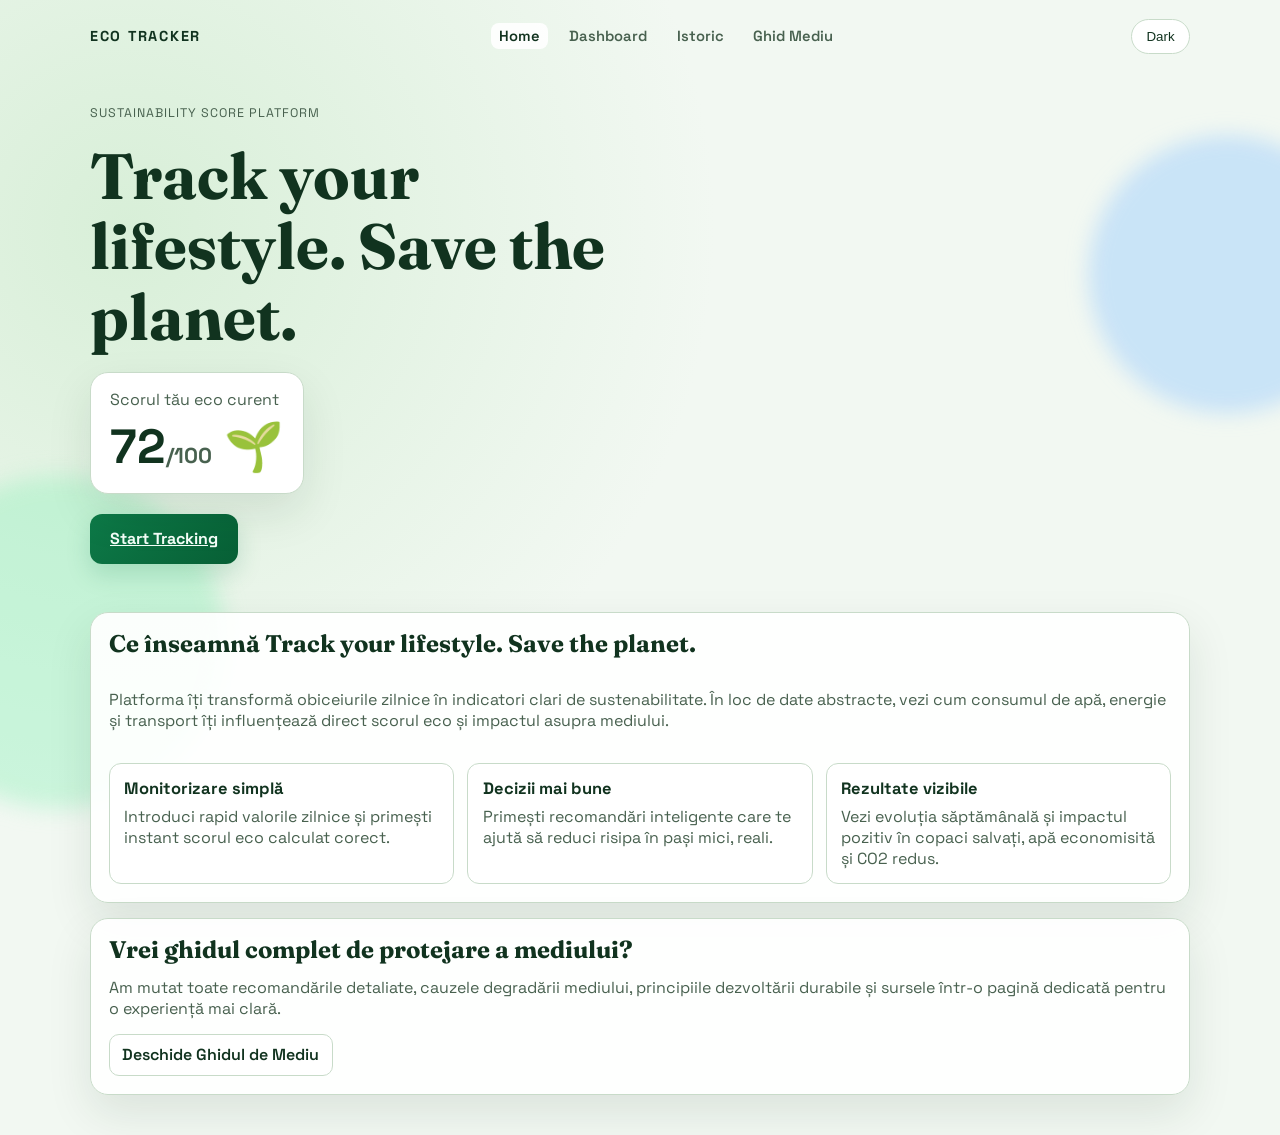
<file: index.html>
<!DOCTYPE html>
<html lang="ro">
<head>
  <meta charset="UTF-8" />
  <meta name="viewport" content="width=device-width, initial-scale=1.0" />
  <title>Eco Tracker | Home</title>
  <link rel="preconnect" href="https://fonts.googleapis.com" />
  <link rel="preconnect" href="https://fonts.gstatic.com" crossorigin />
  <link href="https://fonts.googleapis.com/css2?family=Fraunces:opsz,wght@9..144,700;9..144,800&family=Space+Grotesk:wght@400;500;700&display=swap" rel="stylesheet" />
  <link rel="stylesheet" href="styles.css" />
</head>
<body>
  <div class="bg-shape bg-shape-left"></div>
  <div class="bg-shape bg-shape-right"></div>

  <header class="hero" id="home">
    <nav class="nav container">
      <div class="brand">ECO TRACKER</div>
      <div class="nav-links">
        <a href="index.html" class="active">Home</a>
        <a href="dashboard.html">Dashboard</a>
        <a href="history.html">Istoric</a>
        <a href="recomandari-mediu.html">Ghid Mediu</a>
      </div>
      <button id="themeToggle" class="theme-toggle" aria-label="Toggle dark mode">Dark</button>
    </nav>

    <div class="hero-content container">
      <p class="eyebrow">Sustainability Score Platform</p>
      <h1>Track your lifestyle. Save the planet.</h1>
      <div class="hero-score-card panel-card">
        <p>Scorul tău eco curent</p>
        <div class="animated-score" id="animatedHeroScore">72<span>/100</span> 🌱</div>
      </div>
      <a href="dashboard.html" class="cta-btn">Start Tracking</a>
    </div>
  </header>

  <main class="container page-main">
    <section class="panel about-section panel-card">
      <h2>Ce înseamnă Track your lifestyle. Save the planet.</h2>
      <p class="muted">
        Platforma îți transformă obiceiurile zilnice în indicatori clari de sustenabilitate.
        În loc de date abstracte, vezi cum consumul de apă, energie și transport îți influențează
        direct scorul eco și impactul asupra mediului.
      </p>

      <div class="about-grid">
        <article>
          <h3>Monitorizare simplă</h3>
          <p>Introduci rapid valorile zilnice și primești instant scorul eco calculat corect.</p>
        </article>
        <article>
          <h3>Decizii mai bune</h3>
          <p>Primești recomandări inteligente care te ajută să reduci risipa în pași mici, reali.</p>
        </article>
        <article>
          <h3>Rezultate vizibile</h3>
          <p>Vezi evoluția săptămânală și impactul pozitiv în copaci salvați, apă economisită și CO2 redus.</p>
        </article>
      </div>
    </section>

    <section class="panel info-section panel-card">
      <h2>Vrei ghidul complet de protejare a mediului?</h2>
      <p class="muted">
        Am mutat toate recomandările detaliate, cauzele degradării mediului, principiile dezvoltării durabile
        și sursele într-o pagină dedicată pentru o experiență mai clară.
      </p>
      <a href="recomandari-mediu.html" class="ghost-btn guide-btn">Deschide Ghidul de Mediu</a>
    </section>
  </main>

  <script src="script.js"></script>
</body>
</html>
</file>
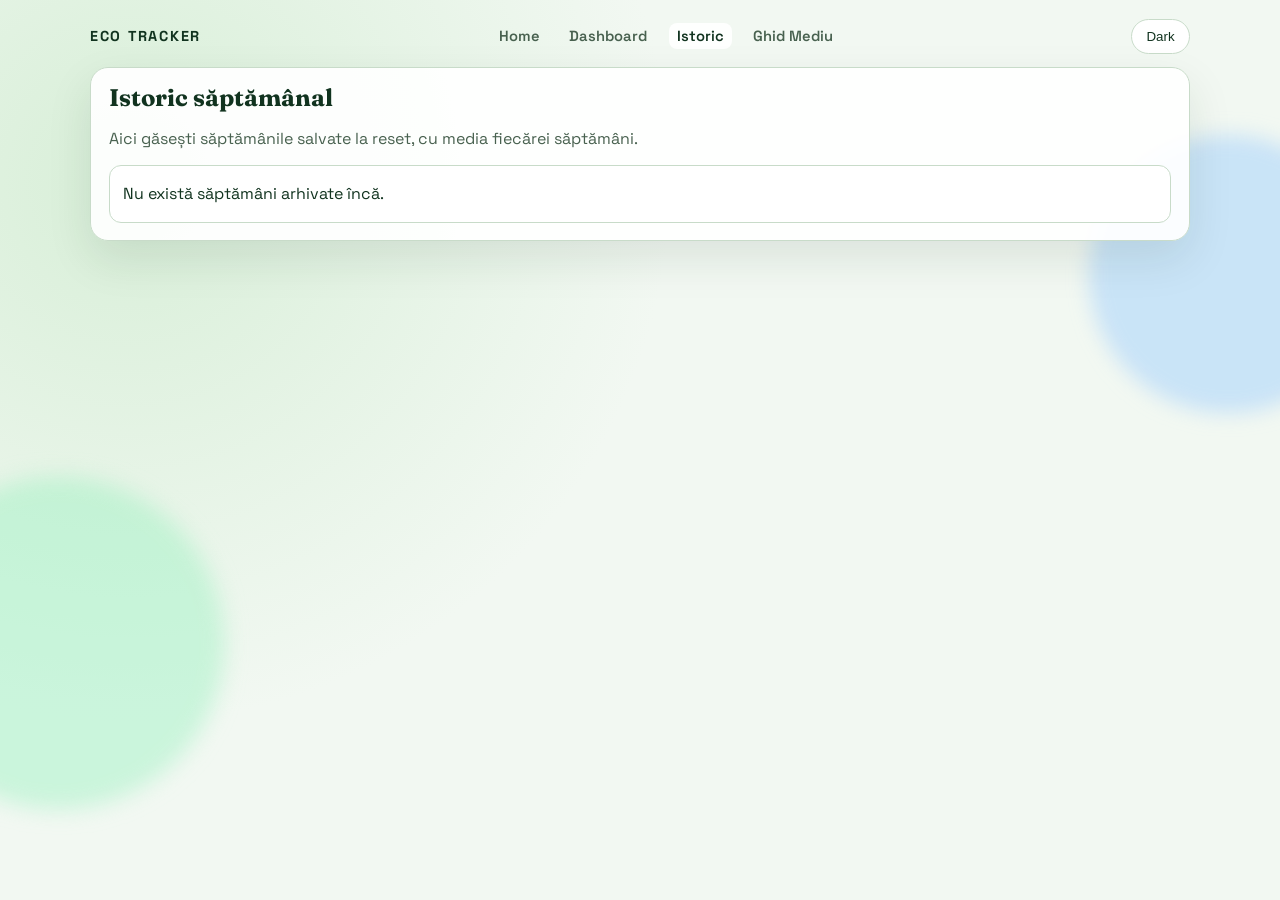
<file: history.html>
<!DOCTYPE html>
<html lang="ro">
<head>
  <meta charset="UTF-8" />
  <meta name="viewport" content="width=device-width, initial-scale=1.0" />
  <title>Eco Tracker | Istoric</title>
  <link rel="preconnect" href="https://fonts.googleapis.com" />
  <link rel="preconnect" href="https://fonts.gstatic.com" crossorigin />
  <link href="https://fonts.googleapis.com/css2?family=Fraunces:opsz,wght@9..144,700;9..144,800&family=Space+Grotesk:wght@400;500;700&display=swap" rel="stylesheet" />
  <link rel="stylesheet" href="styles.css" />
</head>
<body>
  <div class="bg-shape bg-shape-left"></div>
  <div class="bg-shape bg-shape-right"></div>

  <header class="hero compact-hero">
    <nav class="nav container">
      <div class="brand">ECO TRACKER</div>
      <div class="nav-links">
        <a href="index.html">Home</a>
        <a href="dashboard.html">Dashboard</a>
        <a href="history.html" class="active">Istoric</a>
        <a href="recomandari-mediu.html">Ghid Mediu</a>
      </div>
      <button id="themeToggle" class="theme-toggle" aria-label="Toggle dark mode">Dark</button>
    </nav>
  </header>

  <main class="container page-main">
    <section class="panel panel-card">
      <h2>Istoric săptămânal</h2>
      <p class="muted">Aici găsești săptămânile salvate la reset, cu media fiecărei săptămâni.</p>
      <div id="historyList" class="history-list"></div>
    </section>
  </main>

  <script src="script.js"></script>
</body>
</html>
</file>
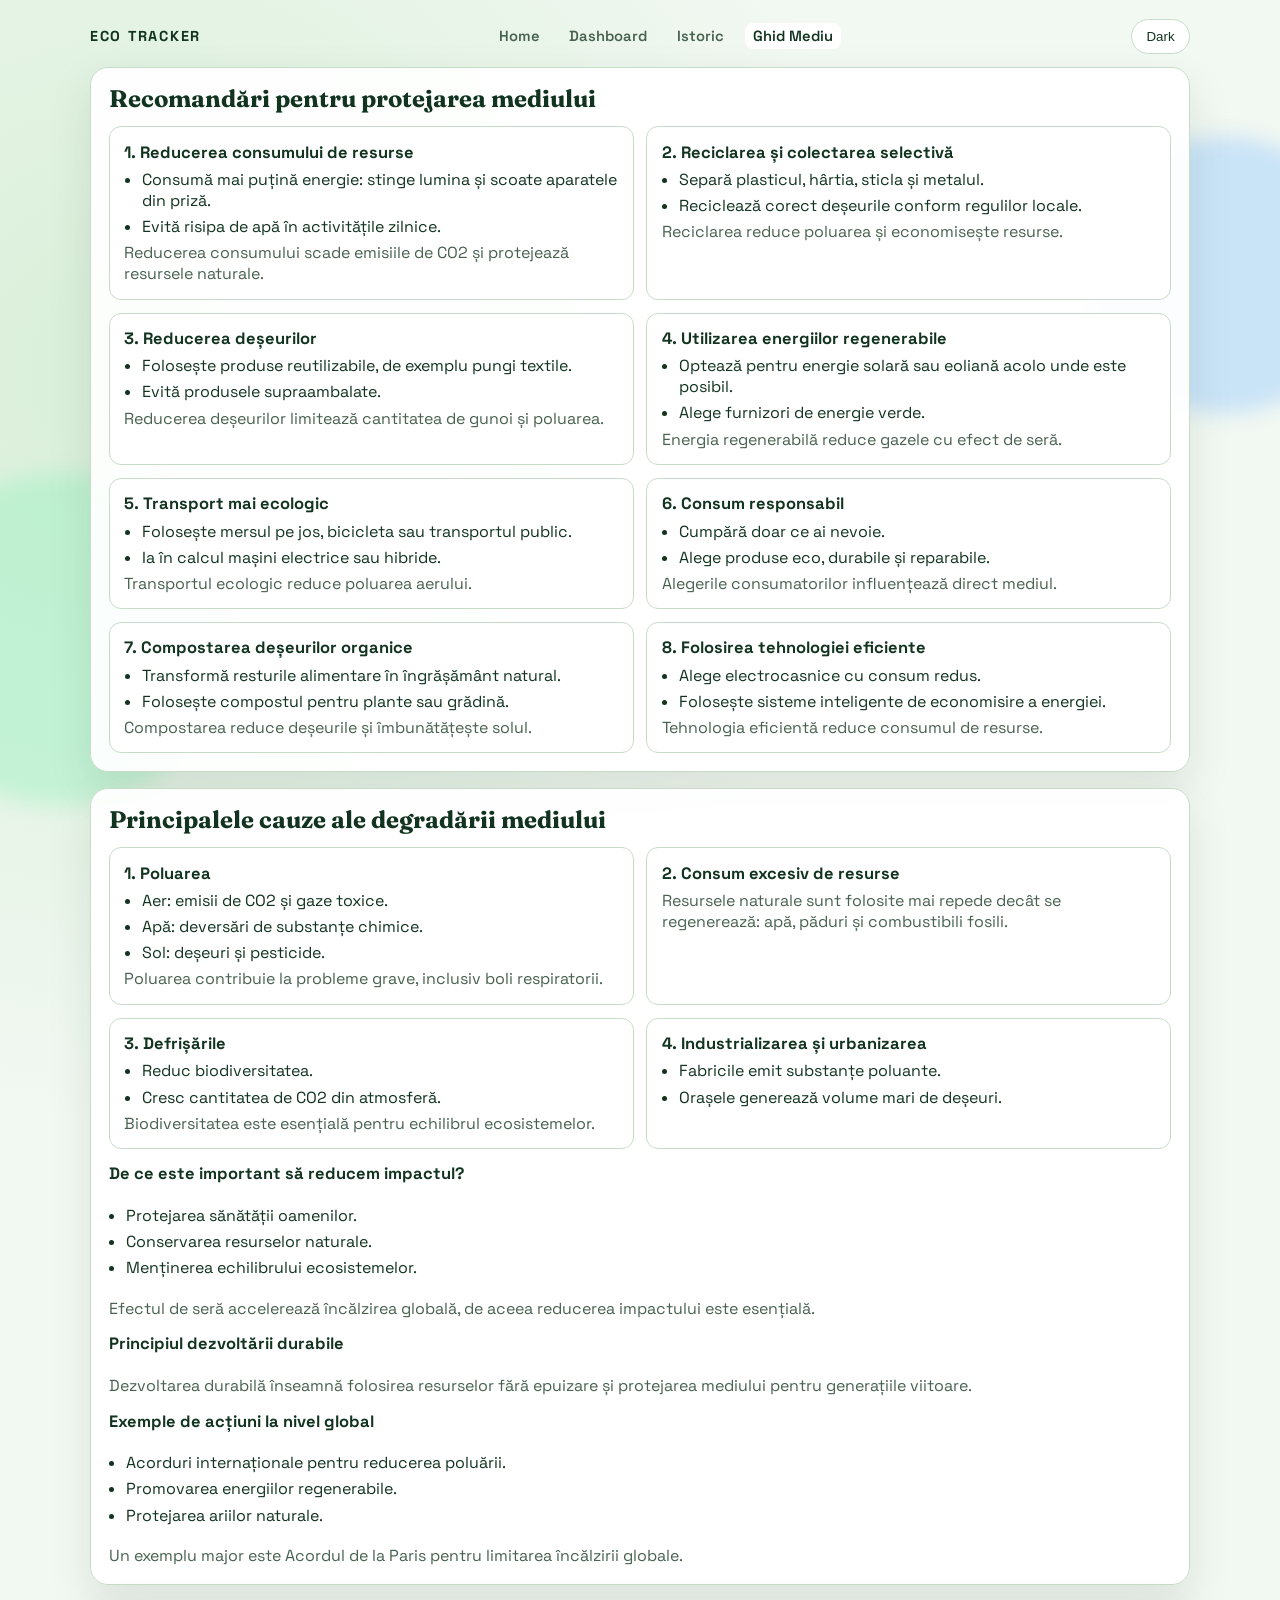
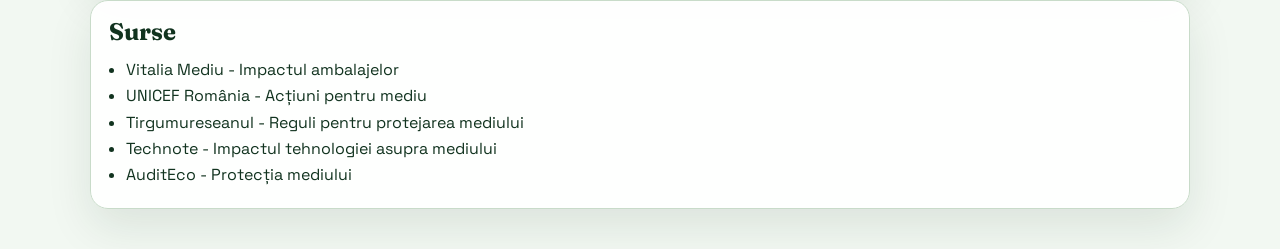
<file: recomandari-mediu.html>
<!DOCTYPE html>
<html lang="ro">
<head>
  <meta charset="UTF-8" />
  <meta name="viewport" content="width=device-width, initial-scale=1.0" />
  <title>Eco Tracker | Ghid Mediu</title>
  <link rel="preconnect" href="https://fonts.googleapis.com" />
  <link rel="preconnect" href="https://fonts.gstatic.com" crossorigin />
  <link href="https://fonts.googleapis.com/css2?family=Fraunces:opsz,wght@9..144,700;9..144,800&family=Space+Grotesk:wght@400;500;700&display=swap" rel="stylesheet" />
  <link rel="stylesheet" href="styles.css" />
</head>
<body>
  <div class="bg-shape bg-shape-left"></div>
  <div class="bg-shape bg-shape-right"></div>

  <header class="hero compact-hero">
    <nav class="nav container">
      <div class="brand">ECO TRACKER</div>
      <div class="nav-links">
        <a href="index.html">Home</a>
        <a href="dashboard.html">Dashboard</a>
        <a href="history.html">Istoric</a>
        <a href="recomandari-mediu.html" class="active">Ghid Mediu</a>
      </div>
      <button id="themeToggle" class="theme-toggle" aria-label="Toggle dark mode">Dark</button>
    </nav>
  </header>

  <main class="container page-main">
    <section class="panel info-section panel-card">
      <h2>Recomandări pentru protejarea mediului</h2>
      <div class="tips-grid">
        <article>
          <h3>1. Reducerea consumului de resurse</h3>
          <ul>
            <li>Consumă mai puțină energie: stinge lumina și scoate aparatele din priză.</li>
            <li>Evită risipa de apă în activitățile zilnice.</li>
          </ul>
          <p class="muted">Reducerea consumului scade emisiile de CO2 și protejează resursele naturale.</p>
        </article>

        <article>
          <h3>2. Reciclarea și colectarea selectivă</h3>
          <ul>
            <li>Separă plasticul, hârtia, sticla și metalul.</li>
            <li>Reciclează corect deșeurile conform regulilor locale.</li>
          </ul>
          <p class="muted">Reciclarea reduce poluarea și economisește resurse.</p>
        </article>

        <article>
          <h3>3. Reducerea deșeurilor</h3>
          <ul>
            <li>Folosește produse reutilizabile, de exemplu pungi textile.</li>
            <li>Evită produsele supraambalate.</li>
          </ul>
          <p class="muted">Reducerea deșeurilor limitează cantitatea de gunoi și poluarea.</p>
        </article>

        <article>
          <h3>4. Utilizarea energiilor regenerabile</h3>
          <ul>
            <li>Optează pentru energie solară sau eoliană acolo unde este posibil.</li>
            <li>Alege furnizori de energie verde.</li>
          </ul>
          <p class="muted">Energia regenerabilă reduce gazele cu efect de seră.</p>
        </article>

        <article>
          <h3>5. Transport mai ecologic</h3>
          <ul>
            <li>Folosește mersul pe jos, bicicleta sau transportul public.</li>
            <li>Ia în calcul mașini electrice sau hibride.</li>
          </ul>
          <p class="muted">Transportul ecologic reduce poluarea aerului.</p>
        </article>

        <article>
          <h3>6. Consum responsabil</h3>
          <ul>
            <li>Cumpără doar ce ai nevoie.</li>
            <li>Alege produse eco, durabile și reparabile.</li>
          </ul>
          <p class="muted">Alegerile consumatorilor influențează direct mediul.</p>
        </article>

        <article>
          <h3>7. Compostarea deșeurilor organice</h3>
          <ul>
            <li>Transformă resturile alimentare în îngrășământ natural.</li>
            <li>Folosește compostul pentru plante sau grădină.</li>
          </ul>
          <p class="muted">Compostarea reduce deșeurile și îmbunătățește solul.</p>
        </article>

        <article>
          <h3>8. Folosirea tehnologiei eficiente</h3>
          <ul>
            <li>Alege electrocasnice cu consum redus.</li>
            <li>Folosește sisteme inteligente de economisire a energiei.</li>
          </ul>
          <p class="muted">Tehnologia eficientă reduce consumul de resurse.</p>
        </article>
      </div>
    </section>

    <section class="panel info-section panel-card">
      <h2>Principalele cauze ale degradării mediului</h2>
      <div class="cause-grid">
        <article>
          <h3>1. Poluarea</h3>
          <ul>
            <li>Aer: emisii de CO2 și gaze toxice.</li>
            <li>Apă: deversări de substanțe chimice.</li>
            <li>Sol: deșeuri și pesticide.</li>
          </ul>
          <p class="muted">Poluarea contribuie la probleme grave, inclusiv boli respiratorii.</p>
        </article>

        <article>
          <h3>2. Consum excesiv de resurse</h3>
          <p>Resursele naturale sunt folosite mai repede decât se regenerează: apă, păduri și combustibili fosili.</p>
        </article>

        <article>
          <h3>3. Defrișările</h3>
          <ul>
            <li>Reduc biodiversitatea.</li>
            <li>Cresc cantitatea de CO2 din atmosferă.</li>
          </ul>
          <p class="muted">Biodiversitatea este esențială pentru echilibrul ecosistemelor.</p>
        </article>

        <article>
          <h3>4. Industrializarea și urbanizarea</h3>
          <ul>
            <li>Fabricile emit substanțe poluante.</li>
            <li>Orașele generează volume mari de deșeuri.</li>
          </ul>
        </article>
      </div>

      <h3>De ce este important să reducem impactul?</h3>
      <ul class="compact-list">
        <li>Protejarea sănătății oamenilor.</li>
        <li>Conservarea resurselor naturale.</li>
        <li>Menținerea echilibrului ecosistemelor.</li>
      </ul>
      <p class="muted">Efectul de seră accelerează încălzirea globală, de aceea reducerea impactului este esențială.</p>

      <h3>Principiul dezvoltării durabile</h3>
      <p>
        Dezvoltarea durabilă înseamnă folosirea resurselor fără epuizare și protejarea mediului pentru generațiile viitoare.
      </p>

      <h3>Exemple de acțiuni la nivel global</h3>
      <ul class="compact-list">
        <li>Acorduri internaționale pentru reducerea poluării.</li>
        <li>Promovarea energiilor regenerabile.</li>
        <li>Protejarea ariilor naturale.</li>
      </ul>
      <p class="muted">Un exemplu major este Acordul de la Paris pentru limitarea încălzirii globale.</p>
    </section>

    <section class="panel info-section panel-card">
      <h2>Surse</h2>
      <ul class="compact-list">
        <li>Vitalia Mediu - Impactul ambalajelor</li>
        <li>UNICEF România - Acțiuni pentru mediu</li>
        <li>Tirgumureseanul - Reguli pentru protejarea mediului</li>
        <li>Technote - Impactul tehnologiei asupra mediului</li>
        <li>AuditEco - Protecția mediului</li>
      </ul>
    </section>
  </main>

  <script src="script.js"></script>
</body>
</html>
</file>
<file: styles.css>
:root {
  --bg: #f2f8f2;
  --panel: #ffffff;
  --text: #11331f;
  --muted: #48614f;
  --accent: #0d7a48;
  --accent-strong: #075f35;
  --line: #c8dbc9;
  --glow: rgba(13, 122, 72, 0.18);
  --shadow: 0 18px 45px rgba(17, 51, 31, 0.1);
}

body.dark {
  --bg: #0f1e18;
  --panel: #153126;
  --text: #edf7f0;
  --muted: #a8cab4;
  --accent: #40d98e;
  --accent-strong: #2cc57b;
  --line: #2a4c3b;
  --glow: rgba(64, 217, 142, 0.2);
  --shadow: 0 18px 45px rgba(0, 0, 0, 0.35);
}

* {
  box-sizing: border-box;
}

body {
  margin: 0;
  font-family: "Space Grotesk", sans-serif;
  background: radial-gradient(circle at 10% 20%, #d8efd8 0%, var(--bg) 40%), radial-gradient(circle at 90% 10%, #d5e6ff 0%, transparent 36%), var(--bg);
  color: var(--text);
  min-height: 100vh;
  position: relative;
  overflow-x: hidden;
}

body.dark {
  background: radial-gradient(circle at 10% 20%, #183328 0%, var(--bg) 42%), radial-gradient(circle at 90% 10%, #15334a 0%, transparent 36%), var(--bg);
}

.container {
  width: min(1100px, 92%);
  margin: 0 auto;
}

.bg-shape {
  position: fixed;
  border-radius: 999px;
  filter: blur(10px);
  opacity: 0.4;
  z-index: -1;
  will-change: transform;
}

.bg-shape-left {
  width: 320px;
  height: 320px;
  background: #8ff0ba;
  left: -120px;
  bottom: 100px;
}

.bg-shape-right {
  width: 280px;
  height: 280px;
  background: #8cc5ff;
  right: -80px;
  top: 120px;
}

.hero {
  padding: 1.2rem 0 3rem;
}

.nav {
  display: flex;
  justify-content: space-between;
  align-items: center;
  gap: 0.8rem;
}

.brand {
  letter-spacing: 0.12em;
  font-size: 0.9rem;
  font-weight: 700;
}

.nav-links {
  display: flex;
  gap: 0.85rem;
  align-items: center;
}

.nav-links a {
  color: var(--muted);
  text-decoration: none;
  font-weight: 600;
  font-size: 0.92rem;
  padding: 0.25rem 0.5rem;
  border-radius: 8px;
}

.nav-links a.active,
.nav-links a:hover {
  color: var(--text);
  background: color-mix(in srgb, var(--panel) 90%, transparent);
}

.theme-toggle {
  border: 1px solid var(--line);
  background: var(--panel);
  color: var(--text);
  padding: 0.55rem 0.9rem;
  border-radius: 999px;
  cursor: pointer;
}

.hero-content {
  margin-top: 3.2rem;
  display: grid;
  gap: 1.25rem;
  justify-items: start;
}

.eyebrow {
  margin: 0;
  color: var(--muted);
  text-transform: uppercase;
  letter-spacing: 0.08em;
  font-size: 0.78rem;
}

h1,
h2 {
  margin: 0;
  font-family: "Fraunces", serif;
  line-height: 1.1;
}

h1 {
  font-size: clamp(2rem, 7vw, 4rem);
  max-width: 12ch;
}

.hero-score-card {
  background: var(--panel);
  border: 1px solid var(--line);
  border-radius: 18px;
  padding: 1rem 1.2rem;
  box-shadow: var(--shadow);
}

.hero-score-card p {
  margin: 0;
  color: var(--muted);
}

.animated-score {
  margin-top: 0.35rem;
  font-size: clamp(2rem, 6vw, 3rem);
  font-weight: 700;
}

.animated-score span {
  font-size: 0.45em;
  color: var(--muted);
}

.cta-btn,
.calc-btn {
  border: 0;
  background: linear-gradient(135deg, var(--accent), var(--accent-strong));
  color: #f5fff9;
  padding: 0.9rem 1.25rem;
  border-radius: 12px;
  font-weight: 700;
  cursor: pointer;
  box-shadow: 0 10px 24px var(--glow);
}

.ghost-btn {
  border: 1px solid var(--line);
  background: var(--panel);
  color: var(--text);
  padding: 0.6rem 0.8rem;
  border-radius: 10px;
  font-weight: 600;
  cursor: pointer;
}

.guide-btn {
  width: fit-content;
  text-decoration: none;
}

.ghost-btn.danger {
  border-color: #d67f7f;
  color: #b43a3a;
}

body.dark .ghost-btn.danger {
  border-color: #b05e5e;
  color: #ff8e8e;
}

.compact-hero {
  padding-bottom: 0.8rem;
}

.page-main {
  padding-bottom: 2.5rem;
}

.about-section {
  display: grid;
  gap: 1rem;
}

.info-section {
  display: grid;
  gap: 0.9rem;
}

.about-grid {
  display: grid;
  grid-template-columns: repeat(3, minmax(0, 1fr));
  gap: 0.8rem;
}

.tips-grid,
.cause-grid {
  display: grid;
  grid-template-columns: repeat(2, minmax(0, 1fr));
  gap: 0.8rem;
}

.about-grid article {
  border: 1px solid var(--line);
  border-radius: 12px;
  padding: 0.9rem;
  background: var(--panel);
}

.tips-grid article,
.cause-grid article {
  border: 1px solid var(--line);
  border-radius: 12px;
  padding: 0.9rem;
  background: var(--panel);
}

.about-grid h3 {
  margin: 0 0 0.4rem;
  font-size: 1.03rem;
}

.tips-grid h3,
.cause-grid h3,
.info-section h3 {
  margin: 0 0 0.4rem;
  font-size: 1.03rem;
}

.about-grid p {
  margin: 0;
  color: var(--muted);
}

.tips-grid p,
.cause-grid p,
.info-section p {
  margin: 0;
  color: var(--muted);
}

.tips-grid ul,
.cause-grid ul,
.compact-list {
  margin: 0;
  padding-left: 1.1rem;
}

.tips-grid li,
.cause-grid li,
.compact-list li {
  margin-bottom: 0.32rem;
}

main {
  display: grid;
  gap: 1rem;
  padding-bottom: 2.5rem;
}

.panel {
  background: color-mix(in srgb, var(--panel) 92%, transparent);
  border: 1px solid var(--line);
  border-radius: 18px;
  padding: 1.1rem;
  box-shadow: var(--shadow);
}

.muted {
  color: var(--muted);
}

.eco-form {
  display: grid;
  grid-template-columns: repeat(4, minmax(0, 1fr));
  gap: 0.8rem;
  margin-top: 0.8rem;
}

.eco-form label {
  display: grid;
  gap: 0.38rem;
  font-size: 0.93rem;
}

.eco-form input {
  border: 1px solid var(--line);
  border-radius: 10px;
  padding: 0.68rem;
  background: var(--panel);
  color: var(--text);
}

.result-block {
  margin-top: 1rem;
  display: grid;
  grid-template-columns: repeat(2, minmax(0, 1fr));
  gap: 0.8rem;
}

.result-block > div {
  border: 1px dashed var(--line);
  border-radius: 12px;
  padding: 0.8rem;
}

.label {
  margin: 0;
  color: var(--muted);
}

.value {
  margin: 0.25rem 0 0;
  font-size: 1.45rem;
  font-weight: 700;
}

.formula {
  margin: 0.95rem 0 0;
  color: var(--muted);
}

.form-feedback {
  margin: 0.6rem 0 0;
  min-height: 1.1rem;
  color: #b43a3a;
  font-size: 0.9rem;
}

body.dark .form-feedback {
  color: #ff9c9c;
}

.chart-panel {
  display: flex;
  flex-direction: column;
  height: min(42vh, 360px);
  min-height: 220px;
  overflow: hidden;
}

.chart-canvas-wrap {
  position: relative;
  flex: 1;
  min-height: 0;
}

#ecoChart {
  display: block;
  width: 100% !important;
  height: 100% !important;
}

.panel-title-row {
  display: flex;
  justify-content: space-between;
  gap: 1rem;
  align-items: center;
  margin-bottom: 0.8rem;
}

.action-row {
  display: flex;
  gap: 0.5rem;
}

.recommendations-list {
  margin: 0.8rem 0 0;
  padding-left: 1.1rem;
}

.recommendations-list li {
  margin-bottom: 0.45rem;
}

.impact-grid {
  margin-top: 0.8rem;
  display: grid;
  grid-template-columns: repeat(3, minmax(0, 1fr));
  gap: 0.8rem;
}

.impact-grid article {
  border: 1px solid var(--line);
  border-radius: 12px;
  padding: 0.8rem;
  background: var(--panel);
}

.impact-grid p {
  margin: 0;
}

.impact-number {
  font-size: 1.55rem;
  font-weight: 700;
  margin-bottom: 0.2rem;
}

.history-list {
  margin-top: 0.8rem;
  display: grid;
  gap: 0.8rem;
}

.history-item {
  border: 1px solid var(--line);
  border-radius: 12px;
  padding: 0.85rem;
  background: var(--panel);
}

.history-item p {
  margin: 0.25rem 0;
}

.panel-card {
  opacity: 0;
  transform: translateY(18px) scale(0.985);
  animation: cardReveal 700ms ease forwards;
}

.panel-card:nth-of-type(2) {
  animation-delay: 90ms;
}

.panel-card:nth-of-type(3) {
  animation-delay: 160ms;
}

.panel-card:nth-of-type(4) {
  animation-delay: 220ms;
}

@keyframes cardReveal {
  to {
    opacity: 1;
    transform: translateY(0) scale(1);
  }
}

@media (max-width: 860px) {
  .panel-title-row {
    flex-direction: column;
    align-items: flex-start;
  }

  .eco-form {
    grid-template-columns: repeat(2, minmax(0, 1fr));
  }

  .impact-grid {
    grid-template-columns: 1fr;
  }

  .chart-panel {
    height: min(38vh, 300px);
  }

  .about-grid {
    grid-template-columns: 1fr;
  }

  .tips-grid,
  .cause-grid {
    grid-template-columns: 1fr;
  }
}

@media (max-width: 560px) {
  .nav {
    flex-wrap: wrap;
  }

  .nav-links {
    order: 3;
    width: 100%;
    justify-content: center;
  }

  .action-row {
    width: 100%;
  }

  .action-row button {
    flex: 1;
  }

  .eco-form,
  .result-block {
    grid-template-columns: 1fr;
  }

  .chart-panel {
    height: min(32vh, 250px);
    min-height: 190px;
  }
}
</file>
